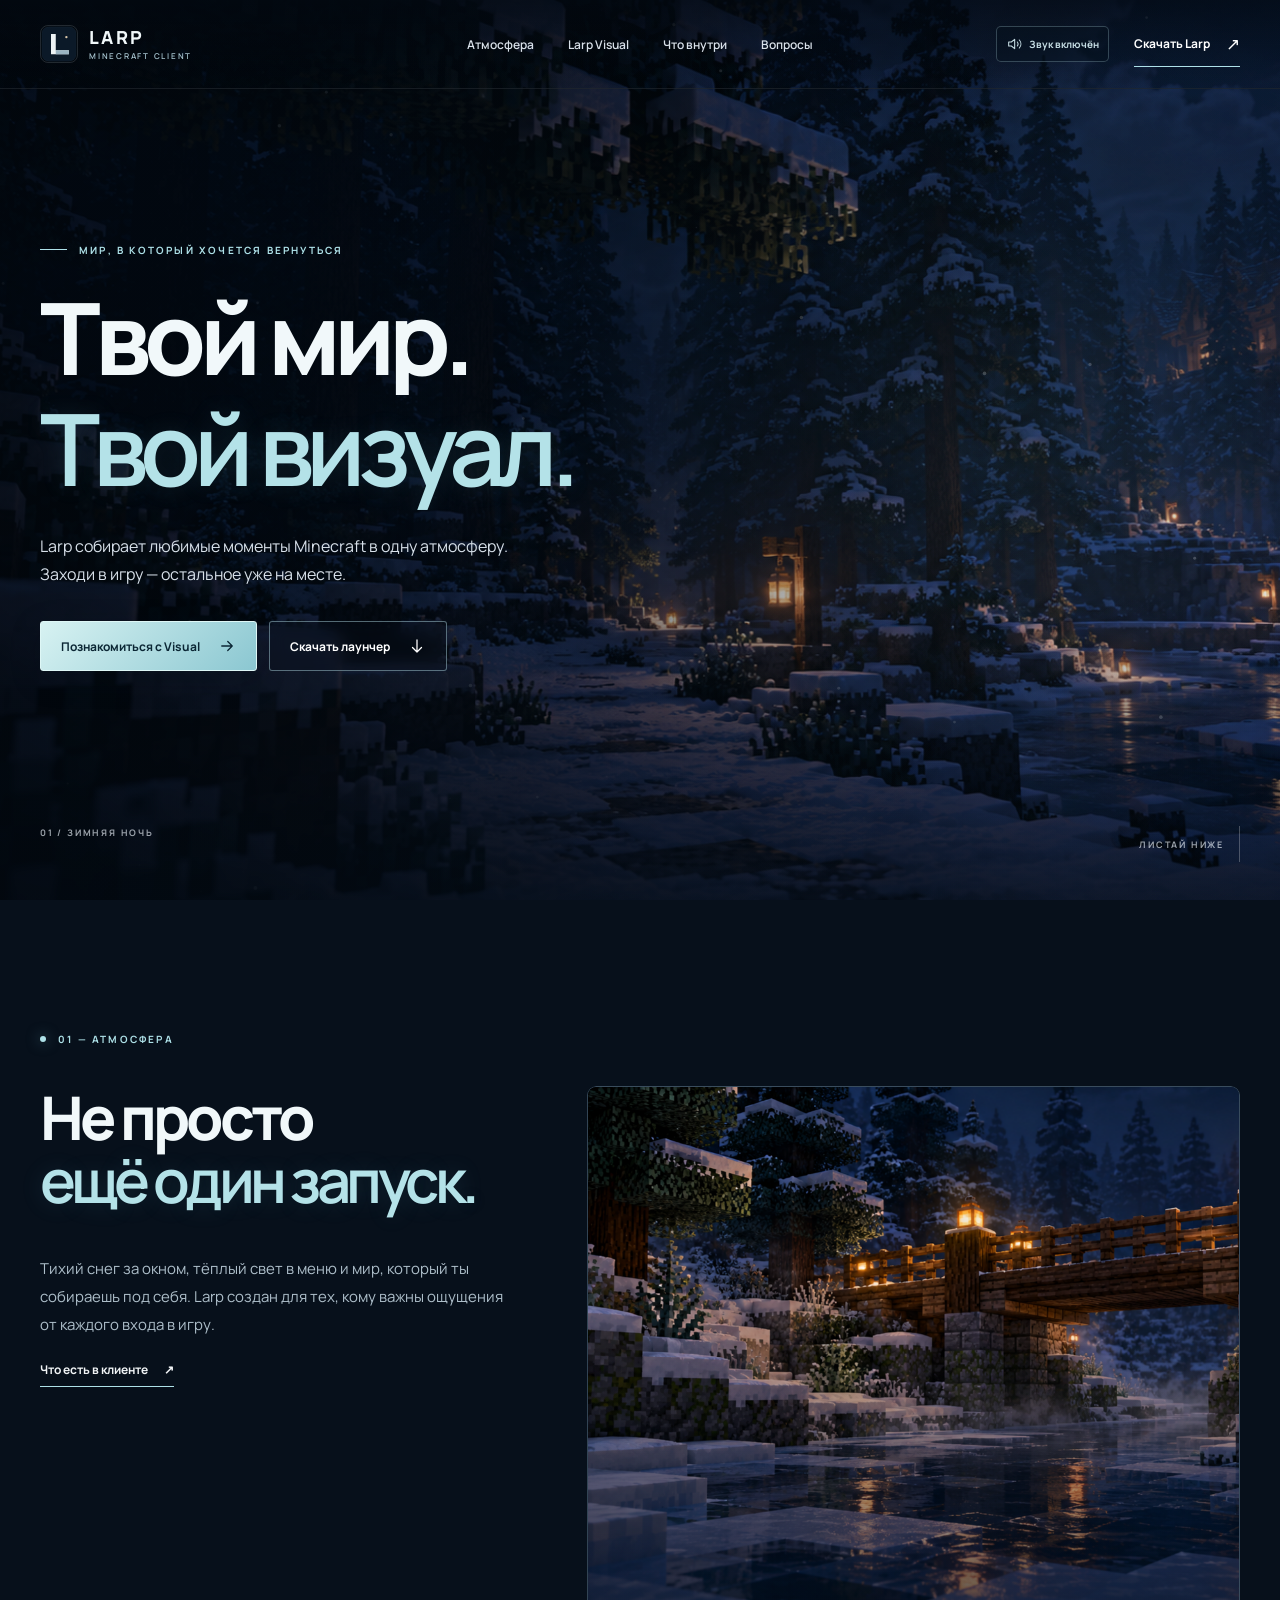
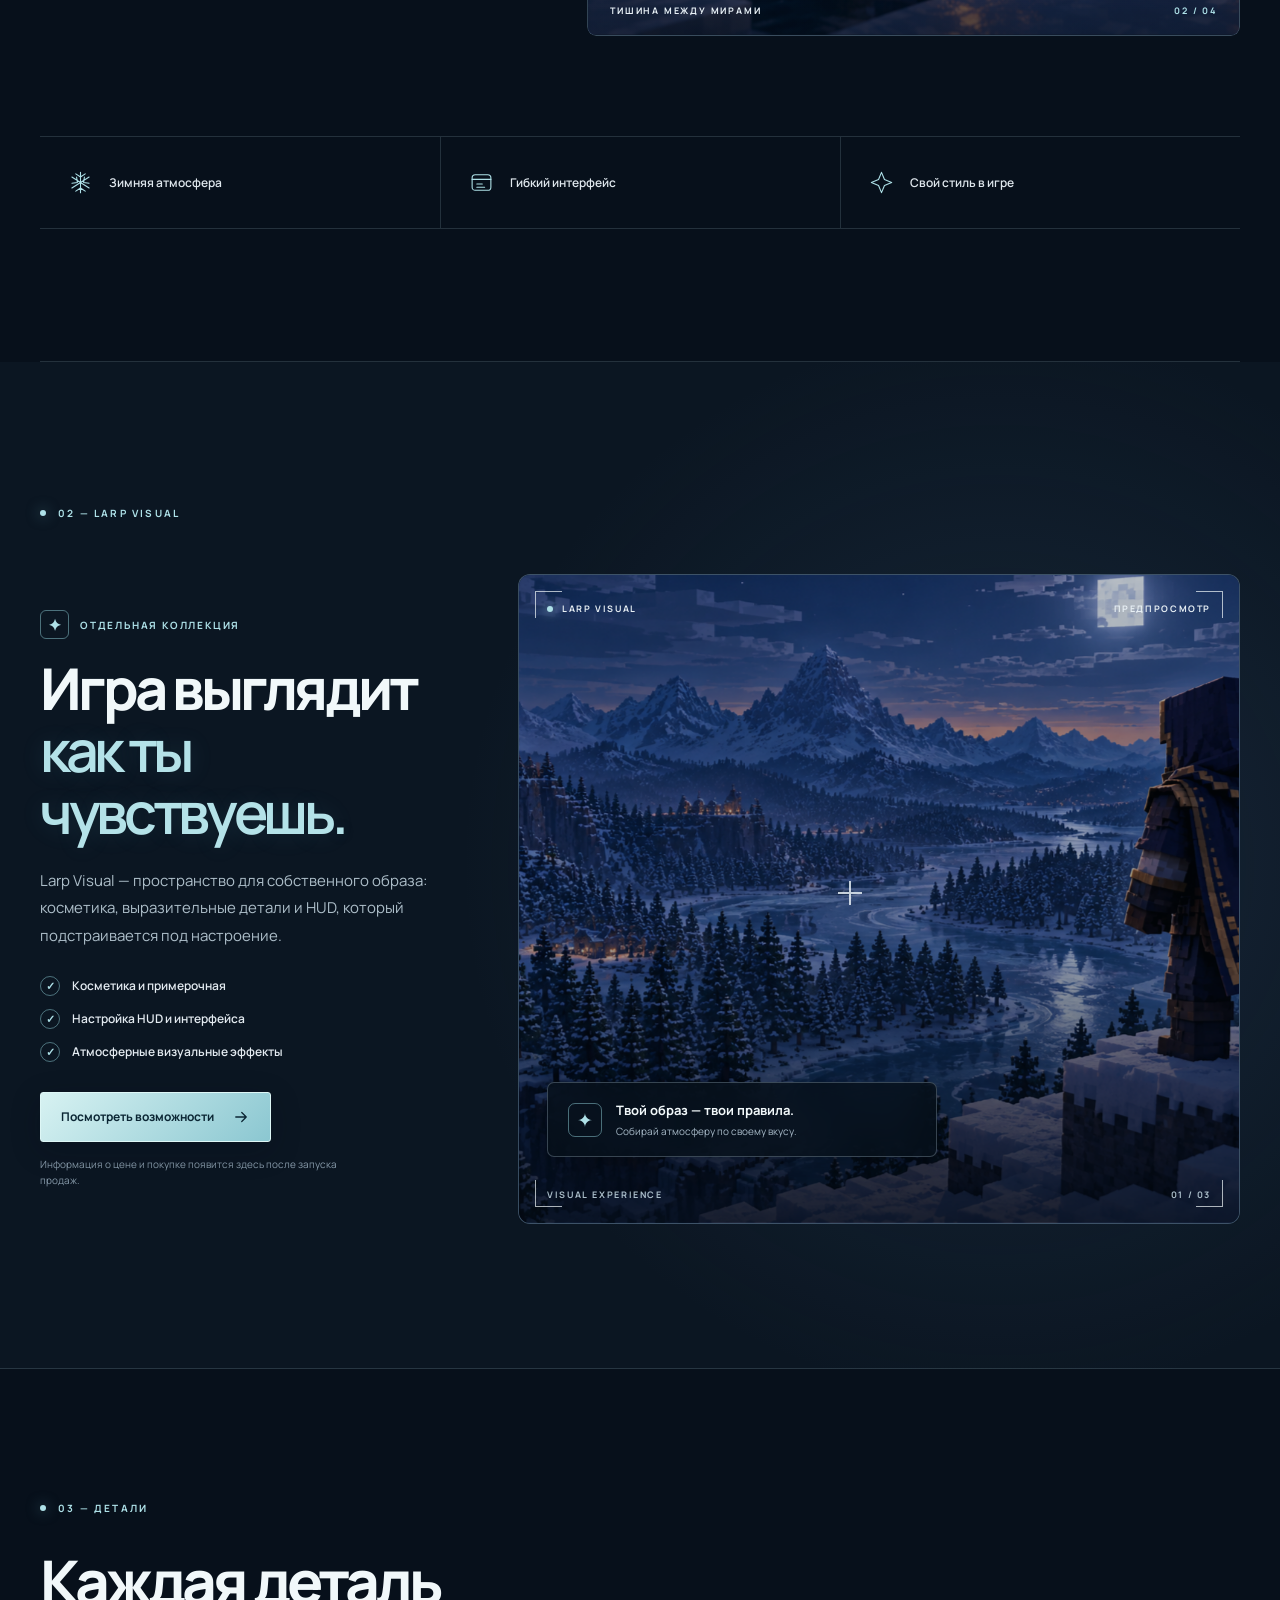
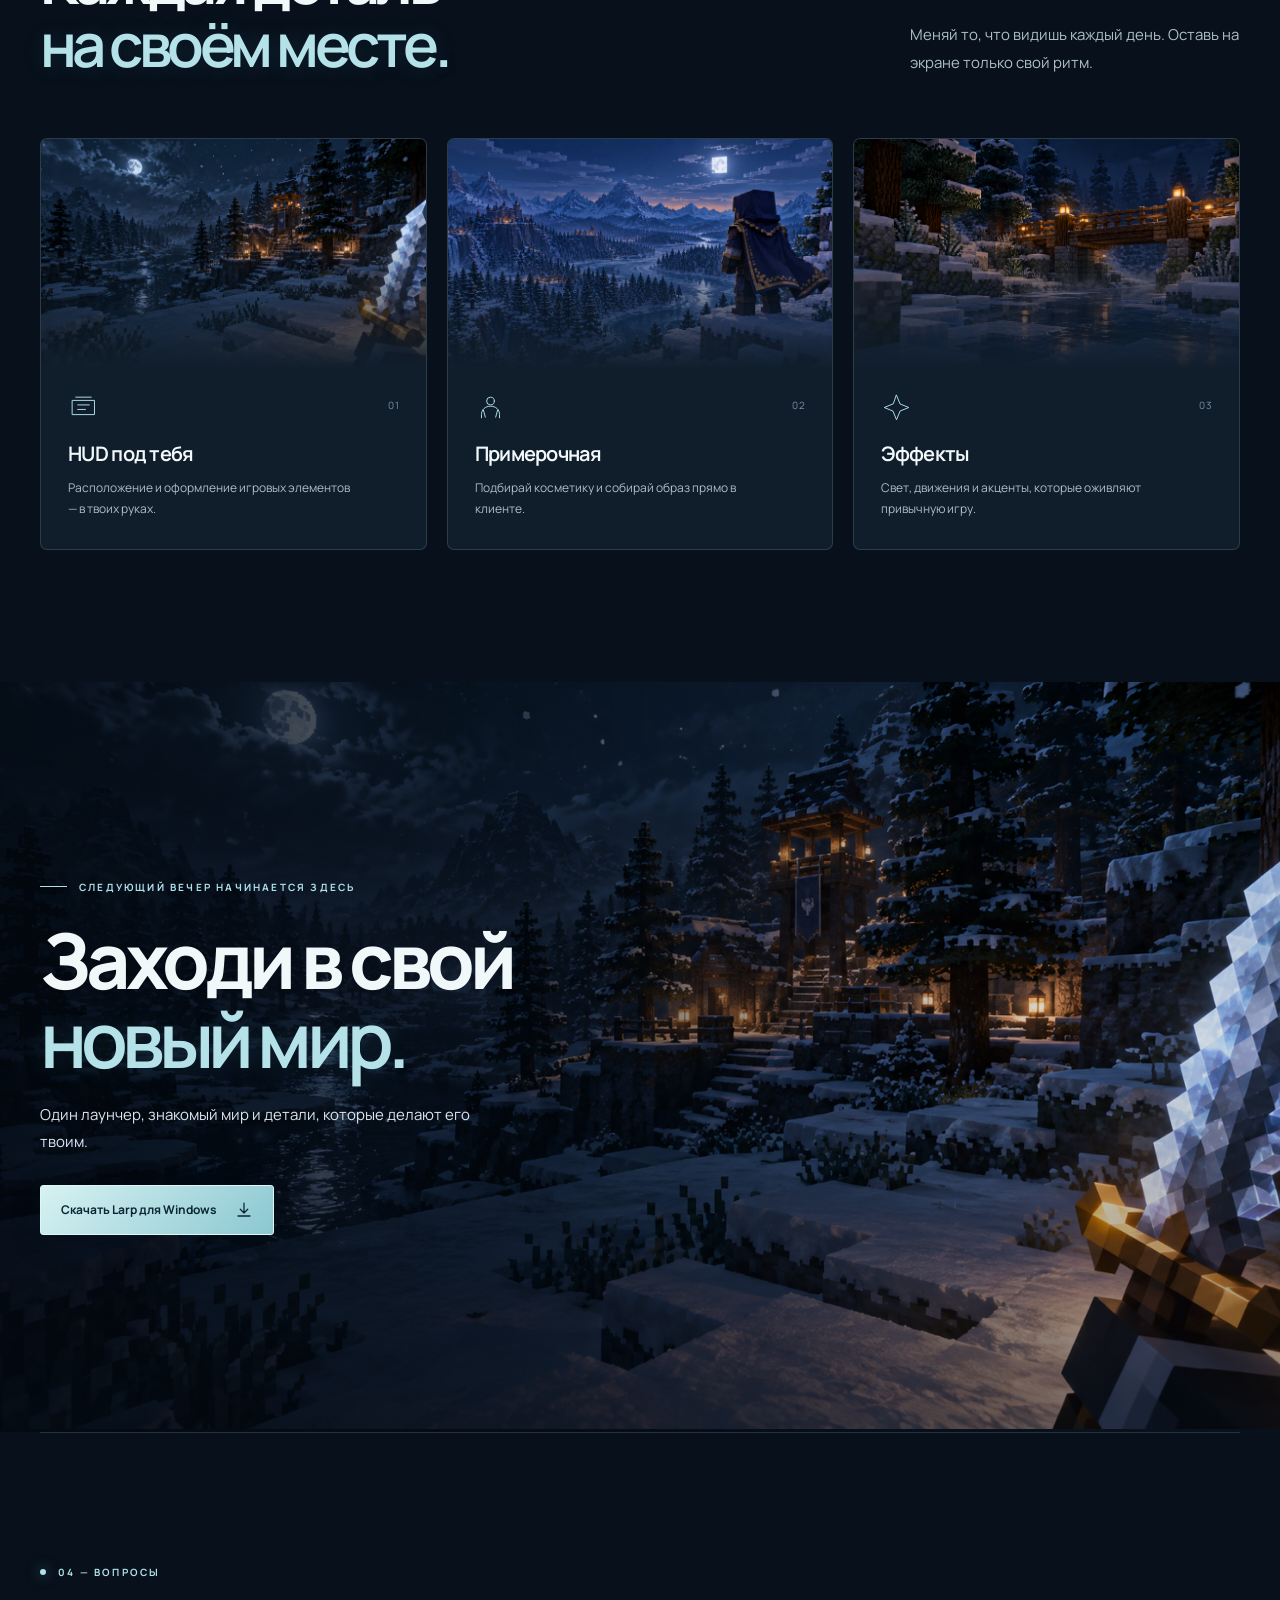
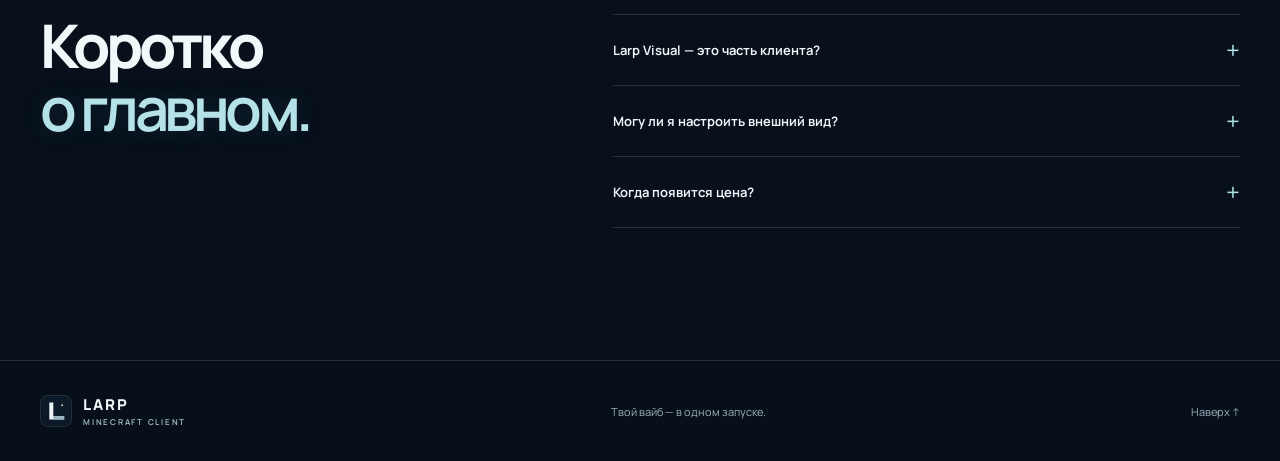
<file: index.html>
<!doctype html>
<html lang="ru">
<head>
  <meta charset="utf-8">
  <meta name="viewport" content="width=device-width, initial-scale=1">
  <meta name="theme-color" content="#08111d">
  <meta name="description" content="Larp Visual — косметика, примерочная, настройка HUD и зимняя атмосфера для Minecraft-клиента Larp. Создай свой стиль в игре.">
  <meta name="robots" content="index,follow">
  <meta property="og:type" content="website">
  <meta property="og:site_name" content="Larp">
  <meta property="og:title" content="Larp Visual — твой стиль в Minecraft">
  <meta property="og:description" content="Косметика, примерочная, HUD и зимняя атмосфера в Minecraft-клиенте Larp.">
  <title>Larp Visual — косметика и HUD для Minecraft | Larp</title>
  <link rel="canonical" href="https://borispirozenko331-design.github.io/larp-visual/">
  <meta property="og:url" content="https://borispirozenko331-design.github.io/larp-visual/">
  <meta property="og:image" content="https://borispirozenko331-design.github.io/larp-visual/assets/hero-forest.png">
  <meta name="twitter:card" content="summary_large_image">
  <link rel="icon" type="image/svg+xml" href="assets/icon.svg">
  <link rel="stylesheet" href="style.css">
  <link rel="stylesheet" href="cinematic.css">
  <link rel="stylesheet" href="typography.css">
  <link rel="stylesheet" href="motion.css">
  <script src="app.js" defer></script>
</head>
<body>
  <div class="page-progress" aria-hidden="true"><span></span></div>
  <a class="skip-link" href="#main">Перейти к содержимому</a>
  <header class="site-header" id="top">
    <div class="header-inner wrap">
      <a class="brand" href="#top" aria-label="Larp — на главную">
        <img src="assets/icon.svg" alt="" width="38" height="38">
        <span>LARP<small>MINECRAFT CLIENT</small></span>
      </a>
      <button class="menu-toggle" type="button" aria-controls="site-nav" aria-expanded="false" aria-label="Открыть меню">
        <span></span><span></span><span></span>
      </button>
      <nav class="site-nav" id="site-nav" aria-label="Основная навигация">
        <a href="#about">Атмосфера</a>
        <a href="#visual">Larp Visual</a>
        <a href="#details">Что внутри</a>
        <a href="#faq">Вопросы</a>
      </nav>
      <div class="header-actions">
        <button class="sound-toggle" type="button" aria-pressed="true" aria-label="Выключить звуки сайта"><svg viewBox="0 0 24 24" aria-hidden="true"><path d="M4 9v6h4l5 4V5L8 9H4Z"/><path class="sound-wave" d="M17 9a5 5 0 0 1 0 6m3-9a9 9 0 0 1 0 12"/><path class="sound-slash" d="M17 9l5 6"/></svg><span class="sound-label">Звук включён</span></button>
        <a class="header-link" href="https://github.com/borispirozenko331-design/larp-visual/releases/latest/download/Larp-Launcher.exe">Скачать Larp <span aria-hidden="true">↗</span></a>
      </div>
    </div>
  </header>

  <main id="main">
    <section class="hero" aria-labelledby="hero-title">
      <div class="hero-scene" aria-hidden="true"></div>
      <div class="hero-glow" aria-hidden="true"></div>
      <canvas class="snow" id="snow" aria-hidden="true"></canvas>
      <div class="hero-vignette" aria-hidden="true"></div>
      <div class="hero-content wrap">
        <p class="eyebrow reveal"><span class="eyebrow-line"></span> МИР, В КОТОРЫЙ ХОЧЕТСЯ ВЕРНУТЬСЯ</p>
        <h1 id="hero-title"><span class="title-line"><span>Твой мир.</span></span><span class="title-line"><span><em>Твой визуал.</em></span></span></h1>
        <p class="hero-lede reveal">Larp собирает любимые моменты Minecraft в одну атмосферу. Заходи в игру — остальное уже на месте.</p>
        <div class="hero-actions reveal">
          <a class="button button-primary" href="#visual">Познакомиться с Visual <svg viewBox="0 0 24 24" aria-hidden="true"><path d="M5 12h14m-6-6 6 6-6 6"/></svg></a>
          <a class="button button-quiet" href="https://github.com/borispirozenko331-design/larp-visual/releases/latest/download/Larp-Launcher.exe">Скачать лаунчер <svg viewBox="0 0 24 24" aria-hidden="true"><path d="M12 4v16m-6-6 6 6 6-6"/></svg></a>
        </div>
      </div>
      <div class="hero-bottom wrap" aria-hidden="true"><span>01 / ЗИМНЯЯ НОЧЬ</span><span class="scroll-cue">ЛИСТАЙ НИЖЕ <i></i></span></div>
    </section>

    <section class="intro section wrap" id="about" aria-labelledby="about-title">
      <div class="section-index reveal"><span class="index-dot"></span> 01 — АТМОСФЕРА</div>
      <div class="intro-grid">
        <h2 id="about-title" class="section-title reveal">Не просто<br><em>ещё один запуск.</em></h2>
        <div class="intro-copy reveal"><p>Тихий снег за окном, тёплый свет в меню и мир, который ты собираешь под себя. Larp создан для тех, кому важны ощущения от каждого входа в игру.</p><a class="text-link" href="#details">Что есть в клиенте <span aria-hidden="true">↗</span></a></div>
        <figure class="intro-visual reveal-image"><img src="assets/winter-bridge.png" alt="Заснеженный мост над зимней рекой в мире Larp" loading="lazy"><figcaption>ТИШИНА МЕЖДУ МИРАМИ <span>02 / 04</span></figcaption></figure>
      </div>
      <div class="feature-strip reveal" aria-label="Особенности Larp">
        <div><svg viewBox="0 0 32 32" aria-hidden="true"><path d="M16 3v26M5 9l22 14M27 9 5 23M10 5l6 4 6-4M5 17l7-1-1-7M27 17l-7-1 1-7M10 27l6-4 6 4"/></svg><span>Зимняя атмосфера</span></div>
        <div><svg viewBox="0 0 32 32" aria-hidden="true"><rect x="4" y="6" width="24" height="20" rx="4"/><path d="M4 12h24M10 18h7M10 22h10"/></svg><span>Гибкий интерфейс</span></div>
        <div><svg viewBox="0 0 32 32" aria-hidden="true"><path d="m16 3 3.8 9.2L29 16l-9.2 3.8L16 29l-3.8-9.2L3 16l9.2-3.8z"/></svg><span>Свой стиль в игре</span></div>
      </div>
    </section>

    <section class="visual-section section" id="visual" aria-labelledby="visual-title">
      <div class="wrap">
        <div class="section-index reveal"><span class="index-dot"></span> 02 — LARP VISUAL</div>
        <div class="visual-grid">
          <div class="visual-copy reveal">
            <div class="product-kicker"><span class="product-mark">✦</span> ОТДЕЛЬНАЯ КОЛЛЕКЦИЯ</div>
            <h2 id="visual-title" class="section-title">Игра выглядит<br><em>как ты чувствуешь.</em></h2>
            <p>Larp Visual — пространство для собственного образа: косметика, выразительные детали и HUD, который подстраивается под настроение.</p>
            <ul class="check-list">
              <li><span aria-hidden="true">✓</span> Косметика и примерочная</li>
              <li><span aria-hidden="true">✓</span> Настройка HUD и интерфейса</li>
              <li><span aria-hidden="true">✓</span> Атмосферные визуальные эффекты</li>
            </ul>
            <a class="button button-primary" href="#details">Посмотреть возможности <svg viewBox="0 0 24 24" aria-hidden="true"><path d="M5 12h14m-6-6 6 6-6 6"/></svg></a>
            <p class="availability">Информация о цене и покупке появится здесь после запуска продаж.</p>
          </div>
          <div class="visual-preview reveal-image" aria-label="Предпросмотр Larp Visual на зимнем пейзаже">
            <div class="preview-scene"></div>
            <div class="preview-frame" aria-hidden="true"><i></i><i></i><i></i><i></i></div>
            <div class="preview-top"><span><i></i> LARP VISUAL</span><span>ПРЕДПРОСМОТР</span></div>
            <div class="preview-reticle" aria-hidden="true"><span></span><span></span></div>
            <div class="preview-panel"><span class="preview-icon">✦</span><div><strong>Твой образ — твои правила.</strong><small>Собирай атмосферу по своему вкусу.</small></div></div>
            <div class="preview-bottom"><span>VISUAL EXPERIENCE</span><span>01 / 03</span></div>
          </div>
        </div>
      </div>
    </section>

    <section class="details section wrap" id="details" aria-labelledby="details-title">
      <div class="section-index reveal"><span class="index-dot"></span> 03 — ДЕТАЛИ</div>
      <div class="details-heading reveal"><h2 id="details-title" class="section-title">Каждая деталь<br><em>на своём месте.</em></h2><p>Меняй то, что видишь каждый день. Оставь на экране только свой ритм.</p></div>
      <div class="detail-grid">
        <article class="detail-card reveal"><div class="detail-art detail-art--hud" aria-hidden="true"></div><div class="detail-card-content"><span class="detail-number">01</span><svg viewBox="0 0 48 48" aria-hidden="true"><path d="M7 13h34v22H7zM15 20h18M15 27h12M12 8h24"/></svg><h3>HUD под тебя</h3><p>Расположение и оформление игровых элементов — в твоих руках.</p></div></article>
        <article class="detail-card reveal"><div class="detail-art detail-art--style" aria-hidden="true"></div><div class="detail-card-content"><span class="detail-number">02</span><svg viewBox="0 0 48 48" aria-hidden="true"><circle cx="24" cy="14" r="6"/><path d="M10 40v-5c0-8 6-13 14-13s14 5 14 13v5M16 39l-3-11m19 11 3-11"/></svg><h3>Примерочная</h3><p>Подбирай косметику и собирай образ прямо в клиенте.</p></div></article>
        <article class="detail-card reveal"><div class="detail-art detail-art--effects" aria-hidden="true"></div><div class="detail-card-content"><span class="detail-number">03</span><svg viewBox="0 0 48 48" aria-hidden="true"><path d="m24 5 5.5 13.5L43 24l-13.5 5.5L24 43l-5.5-13.5L5 24l13.5-5.5z"/></svg><h3>Эффекты</h3><p>Свет, движения и акценты, которые оживляют привычную игру.</p></div></article>
      </div>
    </section>

    <section class="closing" id="closing" aria-labelledby="closing-title">
      <div class="closing-scene" aria-hidden="true"></div>
      <div class="closing-shade" aria-hidden="true"></div>
      <div class="wrap closing-content"><p class="eyebrow reveal"><span class="eyebrow-line"></span> СЛЕДУЮЩИЙ ВЕЧЕР НАЧИНАЕТСЯ ЗДЕСЬ</p><h2 id="closing-title" class="reveal">Заходи в свой<br><em>новый мир.</em></h2><p class="reveal">Один лаунчер, знакомый мир и детали, которые делают его твоим.</p><a class="button button-primary reveal" href="https://github.com/borispirozenko331-design/larp-visual/releases/latest/download/Larp-Launcher.exe">Скачать Larp для Windows <svg viewBox="0 0 24 24" aria-hidden="true"><path d="M12 3v13m-5-5 5 5 5-5M4 20h16"/></svg></a></div>
    </section>

    <section class="faq section wrap" id="faq" aria-labelledby="faq-title">
      <div class="section-index reveal"><span class="index-dot"></span> 04 — ВОПРОСЫ</div>
      <div class="faq-grid"><h2 id="faq-title" class="section-title reveal">Коротко<br><em>о главном.</em></h2><div class="faq-list reveal">
        <details><summary>Larp Visual — это часть клиента?<span aria-hidden="true">+</span></summary><p>Visual задуман как отдельная коллекция оформления для Larp. Состав и условия получения будут указаны перед открытием продаж.</p></details>
        <details><summary>Могу ли я настроить внешний вид?<span aria-hidden="true">+</span></summary><p>Да. В клиенте есть настройки интерфейса и примерочная для косметики.</p></details>
        <details><summary>Когда появится цена?<span aria-hidden="true">+</span></summary><p>Мы добавим цену и способ покупки, когда они будут утверждены.</p></details>
      </div></div>
    </section>
  </main>

  <footer class="site-footer"><div class="wrap footer-inner"><a class="brand" href="#top" aria-label="Larp — наверх"><img src="assets/icon.svg" alt="" width="32" height="32"><span>LARP<small>MINECRAFT CLIENT</small></span></a><p>Твой вайб — в одном запуске.</p><a href="#top">Наверх ↑</a></div></footer>
</body>
</html>
</file>
<file: style.css>
@font-face{font-family:Montserrat;src:url("assets/montserrat.ttf") format("truetype");font-style:normal;font-weight:100 900;font-display:swap}
:root{color-scheme:dark;--bg:#07101b;--surface:#0d1926;--line:rgba(183,210,232,.16);--text:#f5f7fb;--muted:#a7b5c5;--gold:#e7c18b;--gold-deep:#c99553;--page:1200px}
*,*::before,*::after{box-sizing:border-box}
html{scroll-behavior:smooth;scroll-padding-top:90px}
body{margin:0;background:var(--bg);color:var(--text);font-family:Montserrat,Arial,sans-serif;-webkit-font-smoothing:antialiased;overflow-x:hidden}
body.menu-open{overflow:hidden}
a{color:inherit;text-decoration:none}
button{font:inherit}
img,svg{display:block}
button,a,summary{-webkit-tap-highlight-color:transparent}
:focus-visible{outline:2px solid var(--gold);outline-offset:4px}
.wrap{width:min(calc(100% - 72px),var(--page));margin-inline:auto}
.skip-link{position:fixed;z-index:1000;top:10px;left:10px;transform:translateY(-160%);padding:10px 14px;background:#fff;color:#111;border-radius:4px}
.skip-link:focus-visible{transform:none}
.site-header{position:absolute;inset:0 0 auto;z-index:50;border-bottom:1px solid rgba(255,255,255,.08);background:linear-gradient(180deg,rgba(3,9,17,.67),rgba(3,9,17,.06))}
.header-inner{display:grid;grid-template-columns:1fr auto 1fr;align-items:center;min-height:88px;gap:24px}
.brand{display:inline-flex;align-items:center;gap:11px;width:max-content;font-size:18px;font-weight:750;letter-spacing:.15em;line-height:1}
.brand img{border:1px solid rgba(220,232,242,.15);border-radius:8px}
.brand small{display:block;margin-top:6px;color:#a9b9c6;font-size:8px;font-weight:600;letter-spacing:.22em}
.site-nav{display:flex;align-items:center;gap:34px}
.site-nav a{position:relative;color:#d9e1e9;font-size:12px;font-weight:600;white-space:nowrap;transition:color .2s ease}
.site-nav a::after{content:"";position:absolute;left:0;right:100%;bottom:-8px;height:1px;background:var(--gold);transition:right .25s ease}
.site-nav a:hover{color:#fff}.site-nav a:hover::after{right:0}
.header-link{justify-self:end;display:inline-flex;align-items:center;gap:16px;padding:11px 0;color:#fff;font-size:12px;font-weight:700;white-space:nowrap;border-bottom:1px solid var(--gold);transition:color .2s ease,border-color .2s ease}
.header-link:hover{color:var(--gold);border-color:#fff}
.header-link span{font-size:17px;font-weight:400}
.menu-toggle{display:none}
.hero{position:relative;display:flex;align-items:center;min-height:720px;min-height:100svh;max-height:1100px;overflow:hidden;isolation:isolate;background:#081321}
.hero-scene{position:absolute;inset:0;z-index:-3;background:url("assets/winter-terrace.png") center/cover no-repeat;animation:scene-breathe 18s ease-in-out infinite alternate;transform-origin:center}
.hero-vignette{position:absolute;inset:0;z-index:-1;background:linear-gradient(90deg,rgba(3,9,17,.72) 0%,rgba(4,11,20,.58) 35%,rgba(4,11,20,.13) 73%),linear-gradient(0deg,rgba(3,10,18,.75),transparent 34%,rgba(2,7,12,.18) 72%);pointer-events:none}
.snow{position:absolute;inset:0;z-index:-2;width:100%;height:100%;pointer-events:none;opacity:.56}
.hero-content{position:relative;z-index:1;padding-top:100px;padding-bottom:86px}
.eyebrow,.section-index{display:flex;align-items:center;gap:12px;margin:0;color:var(--gold);font-size:10px;font-weight:700;letter-spacing:.22em}
.eyebrow-line{width:27px;height:1px;background:var(--gold)}
.hero h1{max-width:780px;margin:28px 0 22px;font-size:clamp(60px,6.5vw,100px);font-weight:700;line-height:.99;letter-spacing:-.075em;text-wrap:balance}
.hero h1 em,.section-title em{font-style:normal;font-weight:400;color:var(--gold)}
.hero-lede{max-width:470px;margin:0;color:#d7e0e9;font-size:15px;font-weight:400;line-height:1.8}
.hero-actions{display:flex;flex-wrap:wrap;gap:12px;margin-top:32px}
.button{display:inline-flex;align-items:center;justify-content:center;gap:18px;min-height:50px;padding:0 20px;border:1px solid transparent;border-radius:3px;font-size:12px;font-weight:700;white-space:nowrap;transition:transform .25s ease,background .25s ease,border-color .25s ease,box-shadow .25s ease}
.button:hover{transform:translateY(-3px)}
.button svg{width:18px;height:18px;fill:none;stroke:currentColor;stroke-width:1.7;stroke-linecap:round;stroke-linejoin:round;flex:none}
.button-primary{background:linear-gradient(140deg,#f2d4a6,#d3a46b);border-color:#f0d2a3;color:#17202a;box-shadow:0 8px 30px rgba(4,8,14,.2)}
.button-primary:hover{background:linear-gradient(140deg,#f7dfb9,#e3b77e);box-shadow:0 12px 32px rgba(219,174,112,.24)}
.button-quiet{border-color:rgba(235,243,250,.46);background:rgba(9,17,27,.28);color:#fff;backdrop-filter:blur(8px)}
.button-quiet:hover{background:rgba(20,35,51,.65);border-color:#d4e4ef}
.hero-bottom{position:absolute;z-index:1;bottom:32px;left:50%;display:flex;justify-content:space-between;color:rgba(229,237,245,.67);font-size:9px;font-weight:700;letter-spacing:.2em;transform:translateX(-50%)}
.section{padding-block:112px}
.index-dot{width:6px;height:6px;border-radius:50%;background:var(--gold);box-shadow:0 0 14px rgba(229,187,124,.6)}
.intro{border-bottom:1px solid var(--line)}
.intro-grid{display:grid;grid-template-columns:1.1fr .9fr;gap:70px;align-items:end;margin-top:35px}
.section-title{margin:0;font-size:clamp(38px,4.7vw,68px);font-weight:650;line-height:1.14;letter-spacing:-.07em;text-wrap:balance}
.intro-copy{max-width:480px;padding-bottom:6px}
.intro-copy p,.visual-copy>p:not(.availability),.details-heading>p{margin:0;color:var(--muted);font-size:15px;line-height:1.85}
.text-link{display:inline-flex;align-items:center;gap:16px;margin-top:22px;padding-bottom:8px;border-bottom:1px solid var(--gold);color:#f1f4f6;font-size:12px;font-weight:700;transition:gap .2s ease,color .2s ease}
.text-link:hover{gap:22px;color:var(--gold)}
.feature-strip{display:grid;grid-template-columns:repeat(3,1fr);margin-top:84px;border-top:1px solid var(--line);border-bottom:1px solid var(--line)}
.feature-strip>div{display:flex;align-items:center;gap:16px;min-height:91px;padding:20px 28px;color:#dfe7ed;font-size:12px;font-weight:600}
.feature-strip>div+div{border-left:1px solid var(--line)}
.feature-strip svg{width:25px;height:25px;flex:none;fill:none;stroke:var(--gold);stroke-width:1.4;stroke-linecap:round;stroke-linejoin:round}
.visual-section{background:radial-gradient(circle at 75% 43%,rgba(45,75,96,.22),transparent 42%),#0b1622;border-bottom:1px solid var(--line)}
.visual-grid{display:grid;grid-template-columns:.86fr 1.14fr;align-items:center;gap:7%;margin-top:45px}
.product-kicker{display:flex;align-items:center;gap:11px;margin-bottom:18px;color:var(--gold);font-size:10px;font-weight:700;letter-spacing:.18em}
.product-mark{display:grid;place-items:center;width:29px;height:29px;border:1px solid rgba(231,193,139,.48);border-radius:6px;font-size:16px;letter-spacing:0}
.visual-copy .section-title{font-size:clamp(38px,4vw,59px)}
.visual-copy>p:not(.availability){max-width:420px;margin-top:23px}
.check-list{display:grid;gap:13px;margin:26px 0 30px;padding:0;list-style:none;color:#e4ebf1;font-size:12px;font-weight:600}
.check-list li{display:flex;align-items:center;gap:12px}
.check-list span{display:grid;place-items:center;width:20px;height:20px;flex:none;border:1px solid rgba(231,193,139,.4);border-radius:50%;color:var(--gold);font-size:11px}
.availability{max-width:335px;margin:14px 0 0;color:#879aaa;font-size:10px;line-height:1.6}
.visual-preview{position:relative;min-height:455px;overflow:hidden;border:1px solid rgba(184,211,230,.26);border-radius:10px;background:#12253a;box-shadow:0 25px 65px rgba(0,0,0,.3)}
.preview-scene{position:absolute;inset:0;background:linear-gradient(180deg,rgba(4,13,23,.18),rgba(4,13,23,.58)),url("assets/winter-terrace.png") 72% center/auto 100% no-repeat;transform:scale(1.04);transition:transform 1.1s cubic-bezier(.2,.8,.2,1)}
.visual-preview:hover .preview-scene{transform:scale(1.1)}
.preview-top,.preview-bottom{position:absolute;left:24px;right:24px;display:flex;align-items:center;justify-content:space-between;color:#e7eff4;font-size:9px;font-weight:700;letter-spacing:.18em}
.preview-top{top:22px}.preview-bottom{bottom:20px;color:#abbeca}
.preview-top>span:first-child{display:flex;align-items:center;gap:9px}
.preview-top i{width:6px;height:6px;border-radius:50%;background:var(--gold);box-shadow:0 0 11px var(--gold)}
.preview-reticle{position:absolute;top:47%;left:52%;width:24px;height:24px;transform:translate(-50%,-50%);opacity:.8}
.preview-reticle span{position:absolute;background:#eff7fc}.preview-reticle span:first-child{top:11px;left:0;width:24px;height:2px}.preview-reticle span:last-child{top:0;left:11px;width:2px;height:24px}
.preview-panel{position:absolute;right:24px;bottom:53px;left:24px;display:flex;align-items:center;gap:14px;max-width:340px;padding:14px 16px;border:1px solid rgba(203,226,242,.25);border-radius:7px;background:rgba(7,17,27,.81);box-shadow:0 10px 30px rgba(0,0,0,.2)}
.preview-icon{display:grid;place-items:center;width:34px;height:34px;flex:none;border:1px solid rgba(228,195,148,.43);border-radius:7px;color:var(--gold);font-size:19px}
.preview-panel strong,.preview-panel small{display:block}.preview-panel strong{font-size:11px}.preview-panel small{margin-top:5px;color:#a8bac8;font-size:9px;line-height:1.4}
.details-heading{display:flex;justify-content:space-between;align-items:end;gap:50px;margin-top:35px}.details-heading>p{max-width:330px}
.detail-grid{display:grid;grid-template-columns:repeat(3,1fr);gap:14px;margin-top:48px}
.detail-card{position:relative;min-height:280px;padding:29px;border:1px solid var(--line);border-radius:7px;background:linear-gradient(145deg,rgba(25,43,60,.75),rgba(10,22,35,.78));transition:transform .3s ease,border-color .3s ease,background .3s ease}
.detail-card:hover{transform:translateY(-5px);border-color:rgba(231,193,139,.43);background:linear-gradient(145deg,rgba(31,51,67,.9),rgba(12,24,37,.9))}
.detail-number{position:absolute;top:27px;right:28px;color:#7991a2;font-size:10px;letter-spacing:.1em}
.detail-card svg{width:42px;height:42px;margin-bottom:39px;fill:none;stroke:var(--gold);stroke-width:1.5;stroke-linecap:round;stroke-linejoin:round}
.detail-card h3{margin:0 0 11px;font-size:18px;font-weight:650;letter-spacing:-.035em}.detail-card p{max-width:250px;margin:0;color:var(--muted);font-size:12px;line-height:1.7}
.faq{border-top:1px solid var(--line)}.faq-grid{display:grid;grid-template-columns:.9fr 1.1fr;gap:60px;margin-top:35px}
.faq-list{border-top:1px solid var(--line)}.faq-list details{border-bottom:1px solid var(--line)}
.faq-list summary{display:flex;align-items:center;justify-content:space-between;gap:20px;min-height:70px;list-style:none;cursor:pointer;font-size:13px;font-weight:650}.faq-list summary::-webkit-details-marker{display:none}
.faq-list summary span{color:var(--gold);font-size:24px;font-weight:400;line-height:1;transition:transform .25s ease}.faq-list details[open] summary span{transform:rotate(45deg)}
.faq-list details p{max-width:500px;margin:-2px 28px 23px 0;color:var(--muted);font-size:12px;line-height:1.75}
.site-footer{border-top:1px solid var(--line);background:#07101a}.footer-inner{display:flex;align-items:center;justify-content:space-between;gap:25px;min-height:100px}.footer-inner .brand{font-size:15px}.footer-inner p,.footer-inner>a:last-child{color:#9eafbd;font-size:11px}.footer-inner>a:last-child:hover{color:var(--gold)}
.motion-ready .reveal:not(.is-visible){opacity:0;transform:translateY(22px)}
.reveal{transition:opacity .8s cubic-bezier(.2,.7,.2,1),transform .8s cubic-bezier(.2,.7,.2,1)}
.reveal.is-visible{opacity:1;transform:none}
@keyframes scene-breathe{from{transform:scale(1)}to{transform:scale(1.035)}}
@media(max-width:1050px){.site-nav{gap:20px}.header-inner{gap:15px}.intro-grid{gap:35px}.visual-grid{gap:5%}.hero h1{font-size:clamp(58px,7vw,82px)}}
@media(max-width:760px){.wrap{width:min(calc(100% - 36px),var(--page))}.header-inner{grid-template-columns:1fr auto;min-height:72px}.brand{font-size:16px}.brand img{width:34px;height:34px}.header-link{display:none}.menu-toggle{position:relative;z-index:72;display:flex;flex-direction:column;align-items:center;justify-content:center;gap:5px;width:42px;height:42px;padding:0;border:1px solid rgba(230,240,248,.24);border-radius:6px;background:rgba(8,17,29,.68);cursor:pointer}.menu-toggle span{width:17px;height:1.5px;border-radius:2px;background:#fff;transition:transform .25s ease,opacity .2s ease}.menu-open .menu-toggle span:first-child{transform:translateY(6.5px) rotate(45deg)}.menu-open .menu-toggle span:nth-child(2){opacity:0}.menu-open .menu-toggle span:last-child{transform:translateY(-6.5px) rotate(-45deg)}.site-nav{position:fixed;z-index:70;inset:0;display:flex;flex-direction:column;align-items:stretch;justify-content:center;gap:0;padding:90px 28px 30px;background:rgba(6,14,24,.97);opacity:0;visibility:hidden;transform:translateY(-12px);transition:opacity .25s ease,visibility .25s ease,transform .25s ease}.menu-open .site-nav{opacity:1;visibility:visible;transform:none}.site-nav a{padding:17px 0;border-bottom:1px solid var(--line);font-size:22px}.site-nav a::after{display:none}.hero{min-height:700px;min-height:100svh}.hero-scene{background-position:57% center}.hero-vignette{background:linear-gradient(90deg,rgba(3,9,17,.75),rgba(4,11,20,.42)),linear-gradient(0deg,rgba(3,10,18,.72),transparent 55%)}.hero-content{padding-top:100px;padding-bottom:85px}.hero h1{font-size:clamp(51px,10vw,75px)}.hero-lede{font-size:13px;max-width:400px}.hero-bottom{bottom:24px}.section{padding-block:78px}.intro-grid,.visual-grid,.faq-grid{grid-template-columns:1fr;gap:24px}.intro-grid{margin-top:27px}.section-title{font-size:clamp(38px,7vw,56px)}.feature-strip{margin-top:48px}.feature-strip>div{padding:17px 12px;gap:8px;font-size:10px}.feature-strip svg{width:21px;height:21px}.visual-grid{gap:38px}.visual-preview{min-height:390px}.details-heading{align-items:start;flex-direction:column;gap:14px}.detail-grid{gap:10px}.detail-card{padding:20px;min-height:245px}.detail-card svg{margin-bottom:25px}.detail-card h3{font-size:15px}.detail-card p{font-size:11px}.faq-grid{gap:26px}}
@media(max-width:560px){.eyebrow,.section-index{font-size:8px;letter-spacing:.16em}.hero{min-height:650px}.hero h1{font-size:clamp(47px,13vw,70px);letter-spacing:-.08em}.hero-actions{flex-direction:column;align-items:stretch;max-width:310px}.button{justify-content:space-between}.hero-bottom{font-size:8px}.feature-strip{grid-template-columns:1fr}.feature-strip>div{min-height:60px;padding:14px 6px}.feature-strip>div+div{border-left:0;border-top:1px solid var(--line)}.visual-preview{min-height:330px}.preview-top,.preview-bottom{left:16px;right:16px;font-size:7px}.preview-panel{left:16px;right:16px;bottom:43px}.detail-grid{grid-template-columns:1fr}.detail-card{min-height:190px}.detail-card svg{margin-bottom:20px}.detail-card p{max-width:none}.footer-inner{flex-wrap:wrap;justify-content:space-between;padding-block:24px}.footer-inner p{order:3;width:100%;margin:0}}
@media(prefers-reduced-motion:reduce){html{scroll-behavior:auto}*,*::before,*::after{animation-duration:.01ms!important;animation-iteration-count:1!important;transition-duration:.01ms!important}.motion-ready .reveal:not(.is-visible){opacity:1;transform:none}}
</file>
<file: cinematic.css>
/* Large photographic scenes and restrained, layered motion. */
.site-header{animation:header-enter .9s cubic-bezier(.16,1,.3,1) both}
.hero{min-height:760px;min-height:100svh;max-height:none}
.hero-scene{background-image:url("assets/hero-forest.png");background-position:center 53%;animation:none;transform:translate3d(var(--hero-x,0px),var(--hero-y,0px),0) scale(1.08);will-change:transform}
.hero-vignette{background:linear-gradient(90deg,rgba(2,8,15,.79),rgba(3,11,20,.57) 36%,rgba(4,12,20,.09) 82%),linear-gradient(0deg,rgba(3,10,18,.72),transparent 34%,rgba(2,7,12,.22) 74%)}
.hero h1{max-width:960px;margin-top:32px;font-size:clamp(68px,7.8vw,122px);line-height:1.04}
.title-line{display:block;overflow:hidden;padding:.015em .12em .065em;margin-inline:-.12em}
.title-line>span{display:block;animation:title-enter 1.45s cubic-bezier(.16,1,.3,1) both;animation-delay:.18s}
.title-line:nth-child(2)>span{animation-delay:.38s}
.hero .eyebrow{animation:soft-enter 1s cubic-bezier(.16,1,.3,1) .15s both}
.hero .hero-lede{max-width:510px;font-size:16px}
.hero-bottom{bottom:38px}
.scroll-cue{display:inline-flex;align-items:center;gap:15px}
.scroll-cue i{position:relative;width:1px;height:36px;overflow:hidden;background:rgba(255,255,255,.25)}
.scroll-cue i::after{content:"";position:absolute;top:-45%;left:0;width:1px;height:45%;background:var(--gold);animation:scroll-line 2.4s ease-in-out infinite}
.section{padding-block:132px}
.intro-grid{grid-template-columns:minmax(0,.83fr) minmax(0,1.17fr);grid-template-rows:auto 1fr;gap:35px 7%;align-items:start;margin-top:40px}
.intro-grid .section-title{grid-column:1;grid-row:1;align-self:end}
.intro-copy{grid-column:1;grid-row:2;align-self:start;padding-top:8px}
.intro-visual{grid-column:2;grid-row:1/3;position:relative;min-width:0;height:550px;margin:0;overflow:hidden;border:1px solid rgba(195,218,236,.2);border-radius:9px;background:#17283a;box-shadow:0 25px 80px rgba(0,0,0,.24)}
.intro-visual img{width:100%;height:100%;object-fit:cover;object-position:50% center;transform:translate3d(0,var(--intro-y,0px),0) scale(1.1);will-change:transform;transition:transform 1.1s cubic-bezier(.2,.7,.2,1)}
.intro-visual:hover img{transform:translate3d(0,var(--intro-y,0px),0) scale(1.15)}
.intro-visual::after{content:"";position:absolute;inset:45% 0 0;background:linear-gradient(transparent,rgba(3,10,18,.65));pointer-events:none}
.intro-visual figcaption{position:absolute;z-index:1;right:22px;bottom:18px;left:22px;display:flex;justify-content:space-between;gap:10px;color:#e8f1f7;font-size:9px;font-weight:700;letter-spacing:.2em}
.intro-visual figcaption span{color:var(--gold)}
.feature-strip{margin-top:100px}
.visual-section{padding-block:144px;background:radial-gradient(circle at 78% 50%,rgba(59,89,122,.25),transparent 48%),#0b1622}
.visual-grid{grid-template-columns:minmax(0,.72fr) minmax(0,1.28fr);gap:6%;margin-top:54px}
.visual-copy .section-title{font-size:clamp(42px,4.5vw,68px)}
.visual-preview{min-height:650px;border-radius:12px;box-shadow:0 38px 100px rgba(0,0,0,.4)}
.preview-scene{background:linear-gradient(180deg,rgba(3,10,20,.22),rgba(4,12,22,.35) 62%,rgba(3,10,20,.85)),url("assets/visual-cloak.png") 54% center/cover no-repeat;transform:translate3d(0,var(--preview-y,0px),0) scale(1.08);will-change:transform}
.visual-preview:hover .preview-scene{transform:translate3d(0,var(--preview-y,0px),0) scale(1.13)}
.preview-top,.preview-bottom{left:28px;right:28px}.preview-top{top:27px}.preview-bottom{bottom:22px}
.preview-panel{left:28px;right:28px;bottom:66px;max-width:390px;padding:18px 20px;backdrop-filter:blur(14px)}
.preview-panel strong{font-size:13px}.preview-panel small{font-size:10px}
.preview-reticle{left:46%;top:49%}
.detail-grid{gap:20px;margin-top:62px}
.detail-card{min-height:410px;padding:0;overflow:hidden;background:#101d2b}
.detail-card:hover{background:#101d2b}
.detail-card-content{position:relative;padding:23px 27px 30px}
.detail-art{position:relative;height:230px;background-position:center;background-size:cover;transition:transform .8s cubic-bezier(.2,.8,.2,1)}
.detail-card:hover .detail-art{transform:scale(1.07)}
.detail-art::after{content:"";position:absolute;inset:40% 0 0;background:linear-gradient(transparent,#101d2b)}
.detail-art--hud{background-image:url("assets/sword-outpost.png");background-position:48% center}
.detail-art--style{background-image:url("assets/visual-cloak.png");background-position:75% center}
.detail-art--effects{background-image:url("assets/winter-bridge.png");background-position:65% center}
.detail-card .detail-number{top:29px;right:26px}
.detail-card svg{width:31px;height:31px;margin-bottom:17px}
.detail-card h3{font-size:20px}.detail-card p{max-width:290px;font-size:12px}
.closing{position:relative;display:flex;align-items:center;min-height:750px;overflow:hidden;isolation:isolate;background:#0c1725}
.closing-scene{position:absolute;inset:0;z-index:-2;background:url("assets/sword-outpost.png") center/cover no-repeat;transform:translate3d(0,var(--closing-y,0px),0) scale(1.08);will-change:transform}
.closing-shade{position:absolute;inset:0;z-index:-1;background:linear-gradient(90deg,rgba(3,9,17,.85),rgba(3,9,17,.59) 43%,rgba(3,9,17,.1) 85%),linear-gradient(0deg,rgba(4,12,20,.42),transparent 50%)}
.closing-content{padding-block:110px}
.closing h2{max-width:700px;margin:26px 0 22px;font-size:clamp(58px,6vw,98px);font-weight:700;line-height:1.05;letter-spacing:-.075em}
.closing h2 em{font-style:normal;font-weight:400;color:var(--gold)}
.closing-content>p:not(.eyebrow){max-width:440px;margin:0 0 30px;color:#dce5ed;font-size:15px;line-height:1.8}
.motion-ready .reveal:not(.is-visible){opacity:0;transform:translate3d(0,46px,0) scale(.975);filter:blur(4px)}
.reveal{transition:opacity 1s cubic-bezier(.16,1,.3,1),transform 1.15s cubic-bezier(.16,1,.3,1),filter 1s ease}
.reveal.is-visible{opacity:1;transform:none;filter:none}
.detail-card:nth-child(2){transition-delay:.1s}.detail-card:nth-child(3){transition-delay:.2s}
.motion-ready .reveal-image:not(.is-visible){opacity:.25;clip-path:inset(6% 5% 6% 5% round 12px);transform:translateY(30px) scale(.96)}
.reveal-image{opacity:1;clip-path:inset(0 round 9px);transform:none;transition:opacity 1.1s cubic-bezier(.16,1,.3,1),clip-path 1.3s cubic-bezier(.16,1,.3,1),transform 1.3s cubic-bezier(.16,1,.3,1)}
.reveal-image.is-visible{opacity:1;clip-path:inset(0 round 9px);transform:none}
@keyframes header-enter{from{opacity:0;transform:translateY(-20px)}to{opacity:1;transform:none}}
@keyframes title-enter{from{opacity:0;transform:translateY(105%) skewY(5deg)}to{opacity:1;transform:none}}
@keyframes soft-enter{from{opacity:0;transform:translateY(18px)}to{opacity:1;transform:none}}
@keyframes scroll-line{to{transform:translateY(125px)}}
@media(max-width:1050px){.visual-preview{min-height:560px}.intro-visual{height:480px}.detail-art{height:180px}.detail-card{min-height:375px}}
@media(max-width:760px){.hero{min-height:730px;min-height:100svh}.hero-scene{background-position:48% center}.hero h1{font-size:clamp(56px,10vw,84px)}.intro-grid{grid-template-columns:1fr;grid-template-rows:auto;gap:22px}.intro-grid .section-title,.intro-copy,.intro-visual{grid-column:1;grid-row:auto}.intro-visual{height:480px;margin-top:12px}.feature-strip{margin-top:56px}.visual-grid{grid-template-columns:1fr;gap:43px}.visual-preview{min-height:540px}.detail-grid{gap:12px}.detail-card{min-height:330px}.detail-art{height:145px}.detail-card-content{padding:18px}.detail-card svg{margin-bottom:12px}.detail-card h3{font-size:16px}.closing{min-height:650px}.closing-scene{background-position:62% center}.closing h2{font-size:clamp(52px,9vw,70px)}}
@media(max-width:560px){.hero{min-height:700px}.hero-scene{background-position:47% center}.hero h1{font-size:clamp(55px,13vw,72px)}.hero .hero-lede{font-size:14px}.hero-bottom{bottom:26px}.scroll-cue i{height:25px}.section{padding-block:86px}.intro-visual{height:390px}.intro-visual figcaption{font-size:7px}.visual-section{padding-block:94px}.visual-preview{min-height:430px}.preview-panel{left:16px;right:16px;bottom:47px;padding:13px}.detail-grid{grid-template-columns:1fr;gap:16px}.detail-card{min-height:350px}.detail-art{height:190px}.detail-card-content{padding:20px}.detail-card svg{margin-bottom:10px}.detail-card h3{font-size:18px}.closing{min-height:640px}.closing-content{padding-block:90px}.closing h2{font-size:clamp(50px,12vw,72px)}}
@media(prefers-reduced-motion:reduce){.hero-scene,.intro-visual img,.preview-scene,.closing-scene{transform:none!important}.title-line>span,.hero .eyebrow,.site-header{animation:none!important}.motion-ready .reveal:not(.is-visible),.motion-ready .reveal-image:not(.is-visible){opacity:1;transform:none;clip-path:none;filter:none}}
</file>
<file: typography.css>
@font-face{font-family:Manrope;src:url("assets/manrope-cyrillic.woff2") format("woff2");font-style:normal;font-weight:400 800;font-display:swap;unicode-range:U+0301,U+0400-045F,U+0490-0491,U+04B0-04B1,U+2116}
@font-face{font-family:Manrope;src:url("assets/manrope-latin.woff2") format("woff2");font-style:normal;font-weight:400 800;font-display:swap;unicode-range:U+0000-00FF,U+0131,U+0152-0153,U+02BB-02BC,U+02C6,U+02DA,U+02DC,U+0304,U+0308,U+0329,U+2000-206F,U+20AC,U+2122,U+2191,U+2193,U+2212,U+2215,U+FEFF,U+FFFD}
:root{--text:#f1f8fa;--muted:#adbec9;--gold:#aee1e8;--gold-deep:#6ab9c8;--line:rgba(175,215,226,.17)}
body{font-family:Manrope,"Segoe UI",sans-serif}
.brand{font-weight:800;letter-spacing:.13em}
.brand small{color:#a7c4cf}
.hero h1,.section-title,.closing h2{font-weight:750;letter-spacing:-.065em}
.hero h1 em,.section-title em,.closing h2 em{font-family:Manrope,"Segoe UI",sans-serif;font-style:normal;font-weight:620;font-size:1em;letter-spacing:-.075em;line-height:1.04;color:#b4e2e8;text-shadow:0 1px 25px rgba(97,177,196,.14)}
.hero .title-line{padding-bottom:.09em}
.hero h1{line-height:.96}
.section-title{line-height:1.05}
.visual-copy .section-title{line-height:1.08}
.closing h2{line-height:1.03}
.eyebrow,.section-index{color:#aee1e8}
.button-primary{background:linear-gradient(135deg,#d7f2f2,#8bc7d1);border-color:#def7f6;color:#0b2634;box-shadow:0 8px 30px rgba(5,14,24,.24)}
.button-primary:hover{background:linear-gradient(135deg,#eefcfa,#a9dfe5);border-color:#e8faf9;box-shadow:0 12px 34px rgba(97,185,199,.2)}
.button-quiet{border-color:rgba(187,230,238,.44)}
.button-quiet:hover{border-color:#bce9ee}
.header-link{border-color:var(--gold)}
.product-mark,.check-list span,.preview-icon{border-color:rgba(155,223,232,.45)}
.intro-visual figcaption span{color:var(--gold)}
.detail-card:hover{border-color:rgba(169,225,233,.45)}
.index-dot{box-shadow:0 0 14px rgba(135,212,223,.55)}
@media(max-width:760px){.hero h1{font-size:clamp(55px,10vw,84px)}}
@media(max-width:560px){.hero h1{font-size:clamp(53px,12.5vw,70px)}}
</file>
<file: motion.css>
/* A small set of layered movements; every decorative layer stays non-interactive. */
.page-progress{position:fixed;z-index:90;inset:0 0 auto;height:2px;pointer-events:none}
.page-progress span{display:block;width:100%;height:100%;transform:scaleX(var(--page-progress,0));transform-origin:left center;background:linear-gradient(90deg,#79aebf,#d7f5f2);box-shadow:0 0 14px rgba(174,225,232,.45)}
.header-actions{display:flex;align-items:center;justify-self:end;gap:25px}
.header-actions .header-link{justify-self:auto}
.sound-toggle{display:inline-flex;align-items:center;justify-content:center;gap:7px;min-height:36px;padding:5px 9px;border:1px solid rgba(185,222,232,.26);border-radius:5px;background:rgba(7,18,30,.42);color:#c5dce3;font-size:10px;font-weight:700;white-space:nowrap;cursor:pointer;transition:color .2s ease,border-color .2s ease,background .2s ease}
.sound-toggle:hover{border-color:rgba(185,222,232,.55);background:rgba(17,40,55,.75);color:#f1fcfc}
.sound-toggle svg{width:16px;height:16px;fill:none;stroke:currentColor;stroke-width:1.6;stroke-linecap:round;stroke-linejoin:round}
.sound-toggle .sound-slash,.sound-toggle[aria-pressed="false"] .sound-wave{display:none}
.sound-toggle[aria-pressed="false"] .sound-slash{display:block}
.hero-glow{position:absolute;inset:-20%;z-index:-2;pointer-events:none;background:radial-gradient(ellipse 36% 44% at 72% 48%,rgba(145,207,226,.19),transparent 78%);mix-blend-mode:screen;opacity:.55;transform:translate3d(calc(var(--hero-x,0px) * -.45),calc(var(--hero-y,0px) * -.5),0);animation:glow-breathe 8s ease-in-out infinite alternate}
.hero-content .hero-actions.reveal{transition-delay:.17s}
.hero-content .hero-lede.reveal{transition-delay:.1s}
.button{position:relative;overflow:hidden;isolation:isolate}
.button::after{content:"";position:absolute;z-index:-1;inset:-75% auto -75% -55%;width:38%;transform:rotate(22deg) translateX(0);background:linear-gradient(90deg,transparent,rgba(255,255,255,.35),transparent);transition:transform .65s cubic-bezier(.16,1,.3,1);pointer-events:none}
.button:hover::after,.button:focus-visible::after{transform:rotate(22deg) translateX(560%)}
.preview-frame{position:absolute;z-index:2;inset:16px;pointer-events:none}
.preview-frame i{position:absolute;width:27px;height:27px;border-color:rgba(216,246,247,.8);opacity:0;transition:opacity .65s ease,transform 1.2s cubic-bezier(.16,1,.3,1)}
.preview-frame i:nth-child(1){top:0;left:0;border-top:1px solid;border-left:1px solid;transform:translate(14px,14px)}
.preview-frame i:nth-child(2){top:0;right:0;border-top:1px solid;border-right:1px solid;transform:translate(-14px,14px)}
.preview-frame i:nth-child(3){bottom:0;left:0;border-bottom:1px solid;border-left:1px solid;transform:translate(14px,-14px)}
.preview-frame i:nth-child(4){bottom:0;right:0;border-bottom:1px solid;border-right:1px solid;transform:translate(-14px,-14px)}
.visual-preview.is-visible .preview-frame i{opacity:.7;transform:none;transition-delay:.45s}
.visual-preview.is-visible .preview-reticle{animation:reticle-breathe 5s ease-in-out 1.2s infinite}
.visual-preview .preview-top,.visual-preview .preview-bottom,.visual-preview .preview-panel{transition:opacity .9s ease,transform 1.1s cubic-bezier(.16,1,.3,1)}
.motion-ready .visual-preview:not(.is-visible) .preview-top{opacity:0;transform:translateY(-18px)}
.motion-ready .visual-preview:not(.is-visible) .preview-bottom,.motion-ready .visual-preview:not(.is-visible) .preview-panel{opacity:0;transform:translateY(24px)}
.visual-preview.is-visible .preview-top{transition-delay:.45s}
.visual-preview.is-visible .preview-panel{transition-delay:.65s}
.visual-preview.is-visible .preview-bottom{transition-delay:.8s}
.visual-copy>*{transition:opacity .8s ease,transform .95s cubic-bezier(.16,1,.3,1)}
.motion-ready .visual-copy:not(.is-visible)>*{opacity:0;transform:translateY(18px)}
.visual-copy.is-visible>*{opacity:1;transform:none}
.visual-copy>*:nth-child(2){transition-delay:.08s}
.visual-copy>*:nth-child(3){transition-delay:.16s}
.visual-copy>*:nth-child(4){transition-delay:.24s}
.visual-copy>*:nth-child(5){transition-delay:.32s}
.visual-copy>*:nth-child(6){transition-delay:.4s}
.detail-card{transform-style:preserve-3d}
.detail-card.reveal.is-visible:hover{transform:perspective(900px) rotateX(var(--tilt-x,0deg)) rotateY(var(--tilt-y,0deg)) translateY(-7px);box-shadow:0 28px 60px rgba(0,0,0,.3)}
.detail-card .detail-art{transform-origin:center}
.detail-card .detail-card-content{transform:translateZ(10px)}
.detail-card .detail-number{transition:color .3s ease}
.detail-card:hover .detail-number{color:#d2f4f1}
.closing-content .reveal:nth-child(2){transition-delay:.08s}
.closing-content .reveal:nth-child(3){transition-delay:.16s}
.closing-content .reveal:nth-child(4){transition-delay:.24s}
@keyframes glow-breathe{from{opacity:.38}to{opacity:.72}}
@keyframes reticle-breathe{0%,100%{opacity:.45;transform:translate(-50%,-50%) scale(.9)}50%{opacity:.85;transform:translate(-50%,-50%) scale(1.12)}}
@media(hover:none){.detail-card.reveal.is-visible:hover{transform:none;box-shadow:none}.button::after{display:none}}
@media(max-width:1050px){.header-actions{gap:14px}.sound-toggle{width:36px;padding:5px}.sound-label{position:absolute;width:1px;height:1px;padding:0;margin:-1px;overflow:hidden;clip:rect(0,0,0,0);white-space:nowrap;border:0}}
@media(max-width:760px){.header-inner{grid-template-columns:1fr auto auto;gap:9px}.header-actions{grid-column:2;grid-row:1}.menu-toggle{grid-column:3;grid-row:1}.sound-toggle{width:42px;height:42px}.sound-toggle svg{width:18px;height:18px}}
@media(max-width:760px){.hero-glow{background:radial-gradient(ellipse 55% 34% at 64% 47%,rgba(145,207,226,.14),transparent 78%)}.preview-frame{inset:11px}.preview-frame i{width:17px;height:17px}}
@media(prefers-reduced-motion:reduce){.hero-glow,.visual-preview.is-visible .preview-reticle{animation:none!important}.hero-glow{transform:none;opacity:.5}.page-progress span,.button::after,.preview-frame i,.visual-preview .preview-top,.visual-preview .preview-bottom,.visual-preview .preview-panel,.visual-copy>*{transition:none!important}.motion-ready .visual-copy:not(.is-visible)>*,.motion-ready .visual-preview:not(.is-visible) .preview-top,.motion-ready .visual-preview:not(.is-visible) .preview-bottom,.motion-ready .visual-preview:not(.is-visible) .preview-panel{opacity:1;transform:none}.detail-card.reveal.is-visible:hover{transform:none}.button::after{display:none}}
</file>
